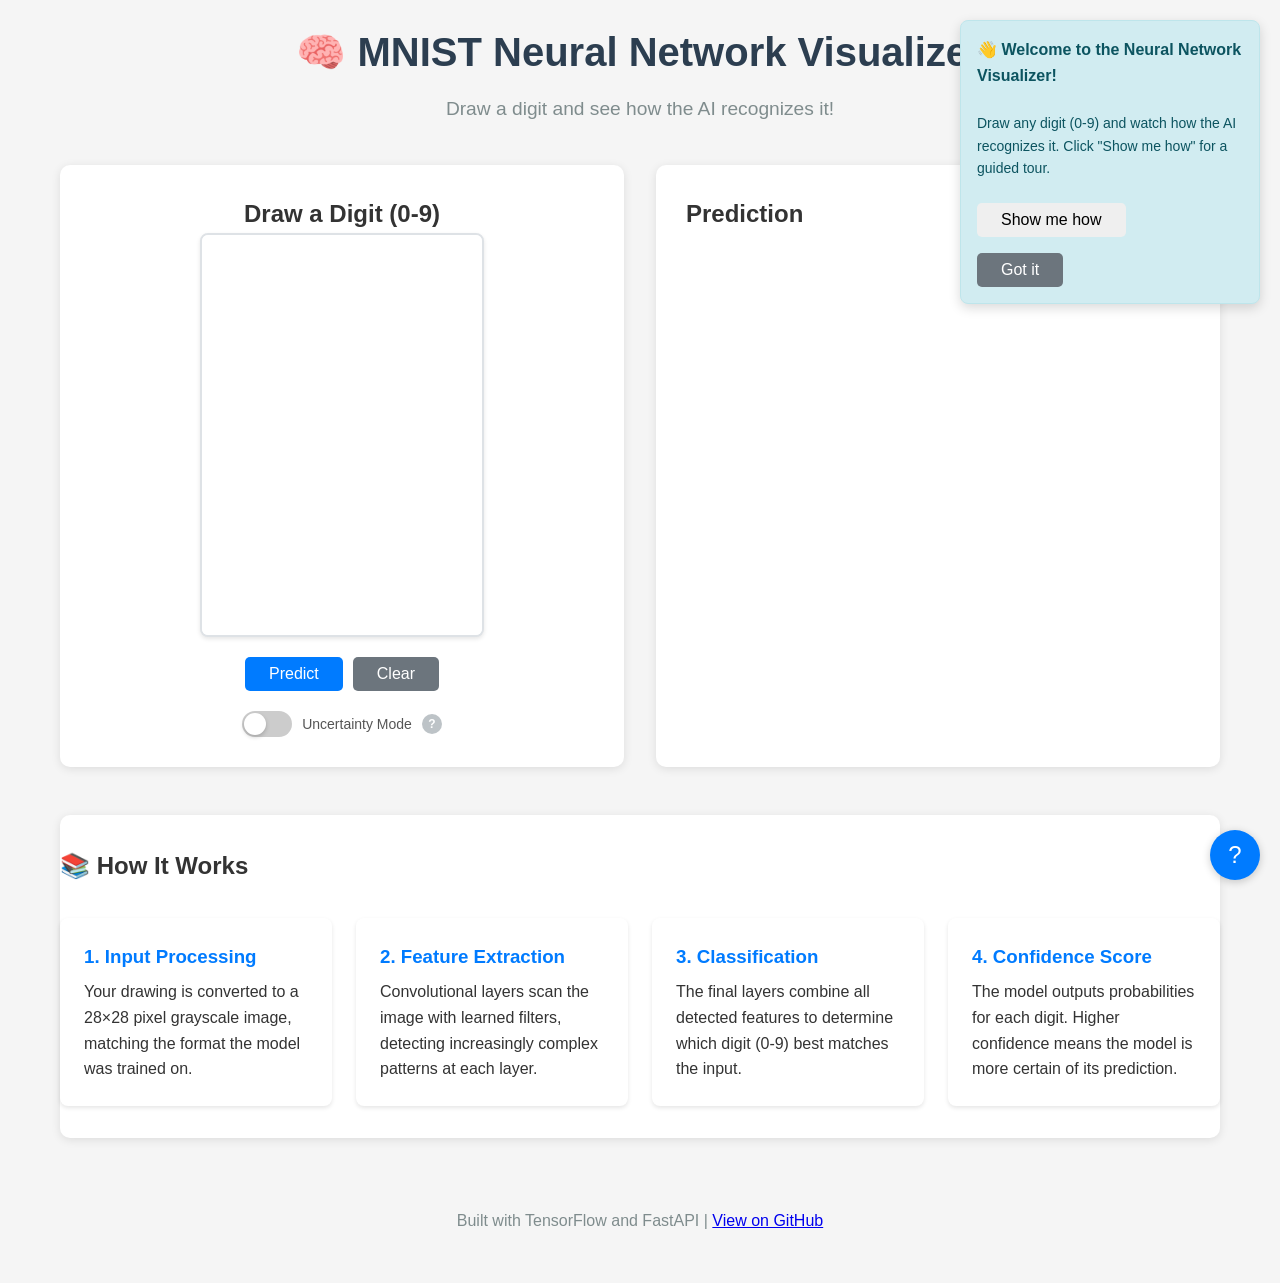
<file: templates/index.html>
<!DOCTYPE html>
<html lang="en">
<head>
    <meta charset="UTF-8">
    <meta name="viewport" content="width=device-width, initial-scale=1.0">
    <title>MNIST Digit Classifier - Interactive Demo</title>
    <link rel="stylesheet" href="/static/css/style.css">
    <link rel="stylesheet" href="/static/css/visualizations.css">
</head>
<body>
    <div class="container">
        <header>
            <h1>🧠 MNIST Neural Network Visualizer</h1>
            <p class="subtitle">Draw a digit and see how the AI recognizes it!</p>
        </header>

        <div class="main-content">
            <!-- Drawing Section -->
            <div class="drawing-section">
                <h2>Draw a Digit (0-9)</h2>
                <canvas id="canvas" width="280" height="400"></canvas>
                <div class="controls">
                    <button id="predict-btn" class="btn btn-primary">Predict</button>
                    <button id="clear-btn" class="btn btn-secondary">Clear</button>
                </div>
                <div class="uncertainty-toggle">
                    <label class="toggle-label">
                        <input type="checkbox" id="mc-dropout-toggle">
                        <span class="toggle-slider"></span>
                        <span class="toggle-text">Uncertainty Mode</span>
                    </label>
                    <span class="toggle-info" title="Uses Monte Carlo Dropout to estimate prediction uncertainty">?</span>
                </div>
            </div>

            <!-- Results Section -->
            <div class="results-section">
                <h2>Prediction</h2>
                
                <!-- Probability Chart -->
                <div id="probability-section" class="hidden">
                    <img id="prob-chart" class="visualization-img" />
                    <p class="explanation">
                        This chart shows how confident the model is about each digit.
                        The green bar indicates the predicted digit.
                    </p>
                </div>
            </div>
        </div>

        <!-- Visualization Section -->
        <div id="visualization-section" class="hidden">
            <h2>🔍 Inside the Neural Network</h2>

            <div class="viz-tabs">
                <button class="viz-tab active" data-layer="overview">Overview</button>
                <button class="viz-tab" data-layer="conv1">Conv Layer 1</button>
                <button class="viz-tab" data-layer="conv2">Conv Layer 2</button>
                <button class="viz-tab" data-layer="conv3">Conv Layer 3</button>
                <button class="viz-tab uncertainty-tab hidden" data-layer="uncertainty">Uncertainty</button>
            </div>

            <div class="viz-content">
                <!-- Overview Tab -->
                <div id="overview-tab" class="viz-panel active">
                    <h3>How Your Drawing Flows Through the Network</h3>
                    <img id="summary-plot" class="visualization-img" />
                    <p class="explanation">
                        This visualization shows the complete journey of how your drawing is processed:
                        <br>• <strong>Top:</strong> The flow of information from input to final prediction
                        <br>• <strong>Middle:</strong> Which features were most important at each layer
                        <br>• <strong>Bottom:</strong> The final decision and why the network chose this digit
                    </p>
                </div>

                <!-- Conv1 Tab -->
                <div id="conv1-tab" class="viz-panel">
                    <h3>First Convolutional Layer</h3>
                    <img id="conv1-plot" class="visualization-img" />
                    <div class="layer-info">
                        <p><strong>Filters:</strong> <span id="conv1-filters">32</span></p>
                        <p><strong>Output size:</strong> <span id="conv1-shape">28×28</span></p>
                        <p><strong>Filter size:</strong> 3×3</p>
                    </div>
                    <p class="explanation">
                        The first convolutional layer contains 32 learned filters. Each square shows the 
                        activation pattern for one filter when processing your drawing. Brighter areas 
                        indicate stronger responses.
                    </p>
                </div>

                <!-- Conv2 Tab -->
                <div id="conv2-tab" class="viz-panel">
                    <h3>Second Convolutional Layer</h3>
                    <img id="conv2-plot" class="visualization-img" />
                    <div class="layer-info">
                        <p><strong>Filters:</strong> <span id="conv2-filters">64</span></p>
                        <p><strong>Output size:</strong> <span id="conv2-shape">14×14</span></p>
                        <p><strong>Filter size:</strong> 3×3</p>
                    </div>
                    <p class="explanation">
                        The second convolutional layer contains 64 learned filters. Each filter processes 
                        the outputs from the first layer. This layer operates on a smaller spatial resolution 
                        due to pooling in the previous layer.
                    </p>
                </div>

                <!-- Conv3 Tab -->
                <div id="conv3-tab" class="viz-panel">
                    <h3>Third Convolutional Layer</h3>
                    <img id="conv3-plot" class="visualization-img" />
                    <div class="layer-info">
                        <p><strong>Filters:</strong> <span id="conv3-filters">128</span></p>
                        <p><strong>Output size:</strong> <span id="conv3-shape">7×7</span></p>
                        <p><strong>Filter size:</strong> 3×3</p>
                    </div>
                    <p class="explanation">
                        The third convolutional layer contains 128 learned filters. This layer processes
                        information from the previous layers and operates on an even smaller spatial
                        resolution. The patterns shown represent the learned filter activations.
                    </p>
                </div>

                <!-- Uncertainty Tab (MC Dropout) -->
                <div id="uncertainty-tab" class="viz-panel">
                    <h3>Prediction Uncertainty (Monte Carlo Dropout)</h3>
                    <div id="uncertainty-content">
                        <p class="loading-text">Enable Uncertainty Mode and click Predict to analyze...</p>
                    </div>
                </div>
            </div>
        </div>

        <!-- Educational Section -->
        <div class="education-section">
            <h2>📚 How It Works</h2>
            <div class="info-grid">
                <div class="info-card">
                    <h3>1. Input Processing</h3>
                    <p>Your drawing is converted to a 28×28 pixel grayscale image,
                       matching the format the model was trained on.</p>
                </div>
                <div class="info-card">
                    <h3>2. Feature Extraction</h3>
                    <p>Convolutional layers scan the image with learned filters,
                       detecting increasingly complex patterns at each layer.</p>
                </div>
                <div class="info-card">
                    <h3>3. Classification</h3>
                    <p>The final layers combine all detected features to determine
                       which digit (0-9) best matches the input.</p>
                </div>
                <div class="info-card">
                    <h3>4. Confidence Score</h3>
                    <p>The model outputs probabilities for each digit. Higher
                       confidence means the model is more certain of its prediction.</p>
                </div>
            </div>
        </div>

        <footer>
            <p>Built with TensorFlow and FastAPI |
               <a href="https://github.com/yourusername/mnist-classifier">View on GitHub</a>
            </p>
        </footer>
    </div>

    <!-- Tutorial Banner -->
    <div id="tutorial-banner" class="tutorial-banner hidden">
        <div class="tutorial-content">
            <h3>👋 Welcome to the Neural Network Visualizer!</h3>
            <p>Draw any digit (0-9) and watch how the AI recognizes it.
               Click "Show me how" for a guided tour.</p>
            <button id="tutorial-btn" class="btn btn-sm">Show me how</button>
            <button id="dismiss-tutorial" class="btn btn-sm btn-secondary">Got it</button>
        </div>
    </div>

    <!-- Help Modal -->
    <div id="help-modal" class="modal hidden">
        <div class="modal-content">
            <span class="close">&times;</span>
            <h2>Understanding the Neural Network Visualizer</h2>

            <div class="help-section">
                <h3>How to Use</h3>
                <ol>
                    <li><strong>Draw a digit</strong> (0-9) on the canvas using your mouse or touchpad</li>
                    <li><strong>Click "Predict"</strong> to see the AI's prediction</li>
                    <li><strong>Explore the visualizations</strong> to understand how the AI made its decision</li>
                </ol>
            </div>

            <div class="help-section">
                <h3>Understanding the Layers</h3>
                <div class="layer-explanation">
                    <h4>🔵 First Convolutional Layer</h4>
                    <p>Contains 32 learned filters (3×3 size) that process the input image directly.
                       Each filter has learned to respond to different patterns during training.</p>
                </div>
                <div class="layer-explanation">
                    <h4>🟢 Second Convolutional Layer</h4>
                    <p>Contains 64 learned filters that process the outputs from the first layer.
                       Operations on reduced spatial dimensions (14×14) due to pooling.</p>
                </div>
                <div class="layer-explanation">
                    <h4>🟠 Third Convolutional Layer</h4>
                    <p>Contains 128 learned filters operating on 7×7 spatial dimensions.
                       The final convolutional layer before the dense classification layers.</p>
                </div>
            </div>

            <div class="help-section">
                <h3>Reading the Visualizations</h3>
                <ul>
                    <li><strong>Brighter areas</strong> in feature maps indicate stronger activations</li>
                    <li><strong>Probability chart</strong> shows the model's confidence for each digit</li>
                    <li><strong>Summary view</strong> shows overall activity in each layer</li>
                </ul>
            </div>

            <div class="help-section">
                <h3>Tips for Best Results</h3>
                <ul>
                    <li>Draw digits clearly and centered</li>
                    <li>Use smooth, continuous strokes</li>
                    <li>Make digits fill most of the canvas</li>
                    <li>Try different writing styles to see how the model adapts</li>
                </ul>
            </div>
        </div>
    </div>

    <script src="/static/js/main.js"></script>
    <script src="/static/js/visualizations.js"></script>
</body>
</html>
</file>
<file: static/css/style.css>
/* Reset and Base Styles */
* {
    margin: 0;
    padding: 0;
    box-sizing: border-box;
}

body {
    font-family: -apple-system, BlinkMacSystemFont, 'Segoe UI', Roboto, Oxygen, Ubuntu, Cantarell, sans-serif;
    background-color: #f5f5f5;
    color: #333;
    line-height: 1.6;
}

/* Container */
.container {
    max-width: 1200px;
    margin: 0 auto;
    padding: 20px;
}

/* Header */
header {
    text-align: center;
    margin-bottom: 40px;
}

h1 {
    font-size: 2.5em;
    color: #2c3e50;
    margin-bottom: 10px;
}

.subtitle {
    font-size: 1.2em;
    color: #7f8c8d;
}

/* Main Content */
.main-content {
    display: grid;
    grid-template-columns: 1fr 1fr;
    gap: 40px;
    margin-bottom: 40px;
    align-items: stretch;
    width: 100%;
    max-width: none;
}

@media (max-width: 1024px) {
    .main-content {
        grid-template-columns: 1fr;
        gap: 30px;
    }
    
    .drawing-section,
    .results-section {
        min-height: auto;
    }
}

@media (min-width: 1025px) {
    .main-content {
        grid-template-columns: 1fr 1fr;
    }
}

/* Drawing Section */
.drawing-section {
    background: white;
    padding: 30px;
    border-radius: 10px;
    box-shadow: 0 2px 10px rgba(0,0,0,0.1);
    text-align: center;
    min-height: 520px;
}

.canvas-container {
    position: relative;
    display: inline-block;
    margin-bottom: 20px;
}

#canvas {
    border: 2px solid #ddd;
    border-radius: 8px;
    cursor: crosshair;
    background: white;
    display: block;
    margin: 0 auto 20px auto;
    touch-action: none;
}

.canvas-label {
    position: absolute;
    top: 10px;
    left: 10px;
    color: #bbb;
    font-size: 14px;
    pointer-events: none;
    transition: opacity 0.3s;
}

/* Controls */
.controls {
    display: flex;
    gap: 10px;
    justify-content: center;
}

.btn {
    padding: 12px 24px;
    font-size: 16px;
    border: none;
    border-radius: 5px;
    cursor: pointer;
    display: inline-flex;
    align-items: center;
    gap: 8px;
    transition: all 0.3s ease;
    font-weight: 500;
}

.btn:hover {
    transform: translateY(-2px);
    box-shadow: 0 4px 12px rgba(0,0,0,0.15);
}

.btn:active {
    transform: translateY(0);
}

.btn-primary {
    background-color: #3498db;
    color: white;
}

.btn-primary:hover {
    background-color: #2980b9;
}

.btn-secondary {
    background-color: #95a5a6;
    color: white;
}

.btn-secondary:hover {
    background-color: #7f8c8d;
}

.btn-icon {
    font-size: 20px;
}

/* Results Section */
.results-section {
    background: white;
    padding: 30px;
    border-radius: 10px;
    box-shadow: 0 2px 10px rgba(0,0,0,0.1);
    overflow: hidden;
    min-height: 520px;
}

.result-container {
    min-height: 200px;
    display: flex;
    align-items: center;
    justify-content: center;
    margin-bottom: 30px;
}

.placeholder {
    text-align: center;
    color: #bbb;
}

.placeholder-icon {
    font-size: 48px;
    margin-bottom: 10px;
}

.prediction-display {
    text-align: center;
    margin-bottom: 20px;
}

.predicted-digit {
    font-size: 80px;
    font-weight: bold;
    color: #27ae60;
    margin-right: 20px;
}

.confidence {
    font-size: 24px;
    color: #7f8c8d;
}

.visualization-img {
    max-width: 100%;
    width: 100%;
    height: auto;
    border-radius: 8px;
    margin: 20px 0;
    display: block;
}

.explanation {
    background: #f8f9fa;
    padding: 12px;
    border-radius: 8px;
    color: #555;
    font-size: 13px;
    line-height: 1.4;
    margin-top: 10px;
}

.hidden {
    display: none;
}

@keyframes fadeIn {
    from { opacity: 0; transform: translateY(10px); }
    to { opacity: 1; transform: translateY(0); }
}

.confidence-score {
    font-size: 24px;
    color: #27ae60;
    margin-bottom: 5px;
}

.processing-time {
    font-size: 14px;
    color: #95a5a6;
}

/* Probability Chart */
.probability-chart h3 {
    margin-bottom: 15px;
    color: #2c3e50;
}

.chart-container {
    display: grid;
    gap: 8px;
}

.prob-bar {
    display: grid;
    grid-template-columns: 30px 1fr 60px;
    align-items: center;
    gap: 10px;
}

.prob-label {
    font-weight: 500;
    text-align: center;
}

.prob-bar-container {
    background: #ecf0f1;
    height: 20px;
    border-radius: 10px;
    overflow: hidden;
    position: relative;
}

.prob-bar-fill {
    height: 100%;
    background: #3498db;
    transition: width 0.5s ease;
    border-radius: 10px;
}

.prob-bar-fill.high {
    background: #27ae60;
}

.prob-value {
    text-align: right;
    font-size: 14px;
    color: #7f8c8d;
}

/* Visualization Section */
.viz-tabs {
    display: flex;
    gap: 10px;
    margin-bottom: 20px;
    border-bottom: 2px solid #ecf0f1;
}

.viz-tab {
    padding: 10px 20px;
    background: transparent;
    border: none;
    border-bottom: 3px solid transparent;
    cursor: pointer;
    font-size: 14px;
    font-weight: 500;
    color: #7f8c8d;
    transition: all 0.3s ease;
}

.viz-tab.active {
    color: #3498db;
    border-bottom-color: #3498db;
}

.viz-tab:hover {
    color: #2980b9;
}

.viz-panel {
    display: none;
}

.viz-panel.active {
    display: block;
}

.layer-info {
    background: #f8f9fa;
    padding: 15px;
    border-radius: 8px;
    margin: 15px 0;
}

.layer-info p {
    margin: 5px 0;
    font-size: 14px;
}

/* Visualization Section Container */
#visualization-section {
    background: white;
    padding: 30px;
    border-radius: 10px;
    box-shadow: 0 2px 10px rgba(0,0,0,0.1);
    margin: 40px 0;
}

/* Education Section */
.education-section {
    background: white;
    padding: 30px;
    border-radius: 10px;
    box-shadow: 0 2px 10px rgba(0,0,0,0.1);
    margin: 40px 0;
}

.info-grid {
    display: grid;
    grid-template-columns: repeat(auto-fit, minmax(250px, 1fr));
    gap: 20px;
    margin-top: 20px;
}

.info-card {
    background: white;
    padding: 25px;
    border-radius: 10px;
    box-shadow: 0 2px 10px rgba(0,0,0,0.1);
}

.info-card h3 {
    color: #2c3e50;
    margin-bottom: 15px;
}

.info-card ol,
.info-card ul {
    padding-left: 20px;
}

.info-card li {
    margin-bottom: 8px;
}

.info-card a {
    color: #3498db;
    text-decoration: none;
}

.info-card a:hover {
    text-decoration: underline;
}

/* Footer */
footer {
    text-align: center;
    padding: 30px 0;
    color: #7f8c8d;
}

.footer-links {
    margin-top: 10px;
}

.footer-links a {
    color: #3498db;
    text-decoration: none;
}

.footer-links a:hover {
    text-decoration: underline;
}

.separator {
    margin: 0 10px;
    color: #bdc3c7;
}

/* Loading Overlay */
.loading-overlay {
    position: fixed;
    top: 0;
    left: 0;
    right: 0;
    bottom: 0;
    background: rgba(0, 0, 0, 0.7);
    display: flex;
    flex-direction: column;
    align-items: center;
    justify-content: center;
    z-index: 1000;
}

.spinner {
    width: 50px;
    height: 50px;
    border: 5px solid #f3f3f3;
    border-top: 5px solid #3498db;
    border-radius: 50%;
    animation: spin 1s linear infinite;
    margin-bottom: 20px;
}

@keyframes spin {
    0% { transform: rotate(0deg); }
    100% { transform: rotate(360deg); }
}

.loading-overlay p {
    color: white;
    font-size: 18px;
}

/* Modal */
.modal {
    position: fixed;
    z-index: 1001;
    left: 0;
    top: 0;
    width: 100%;
    height: 100%;
    background-color: rgba(0,0,0,0.5);
    display: flex;
    align-items: center;
    justify-content: center;
}

.modal-content {
    background-color: white;
    padding: 30px;
    border-radius: 10px;
    max-width: 400px;
    width: 90%;
    text-align: center;
    position: relative;
}

.close {
    position: absolute;
    right: 15px;
    top: 15px;
    font-size: 28px;
    font-weight: bold;
    color: #aaa;
    cursor: pointer;
}

.close:hover {
    color: #000;
}

.modal h2 {
    margin-bottom: 15px;
    color: #2c3e50;
}

.modal p {
    margin-bottom: 20px;
    color: #555;
}

/* Tutorial Banner */
.tutorial-banner {
    position: fixed;
    top: 20px;
    right: 20px;
    background: #3498db;
    color: white;
    padding: 20px;
    border-radius: 10px;
    box-shadow: 0 4px 12px rgba(0,0,0,0.15);
    z-index: 1000;
    max-width: 300px;
}

.tutorial-content h3 {
    margin-bottom: 10px;
    font-size: 16px;
}

.tutorial-content p {
    margin-bottom: 15px;
    font-size: 14px;
}

.btn-sm {
    padding: 8px 16px;
    font-size: 14px;
    margin-right: 10px;
}

/* Help Modal Specific Styles */
.help-section {
    margin-bottom: 25px;
    text-align: left;
}

.help-section h3 {
    color: #2c3e50;
    margin-bottom: 15px;
    border-bottom: 2px solid #ecf0f1;
    padding-bottom: 5px;
}

.layer-explanation {
    margin: 15px 0;
    padding: 15px;
    background: #f8f9fa;
    border-radius: 8px;
}

.layer-explanation h4 {
    margin-bottom: 10px;
    color: #2c3e50;
}

/* Error Page */
.error-page {
    text-align: center;
    padding: 100px 20px;
}

.error-page h1 {
    font-size: 120px;
    color: #e74c3c;
    margin-bottom: 20px;
}

.error-page p {
    font-size: 24px;
    color: #7f8c8d;
    margin-bottom: 30px;
}

/* Uncertainty Toggle */
.uncertainty-toggle {
    margin-top: 20px;
    display: flex;
    align-items: center;
    justify-content: center;
    gap: 10px;
}

.toggle-label {
    display: flex;
    align-items: center;
    gap: 10px;
    cursor: pointer;
    user-select: none;
}

.toggle-label input[type="checkbox"] {
    display: none;
}

.toggle-slider {
    width: 50px;
    height: 26px;
    background-color: #ccc;
    border-radius: 13px;
    position: relative;
    transition: background-color 0.3s;
}

.toggle-slider::before {
    content: '';
    position: absolute;
    width: 22px;
    height: 22px;
    background-color: white;
    border-radius: 50%;
    top: 2px;
    left: 2px;
    transition: transform 0.3s;
    box-shadow: 0 2px 4px rgba(0,0,0,0.2);
}

.toggle-label input:checked + .toggle-slider {
    background-color: #9b59b6;
}

.toggle-label input:checked + .toggle-slider::before {
    transform: translateX(24px);
}

.toggle-text {
    font-size: 14px;
    font-weight: 500;
    color: #555;
}

.toggle-info {
    width: 20px;
    height: 20px;
    border-radius: 50%;
    background-color: #bdc3c7;
    color: white;
    font-size: 12px;
    font-weight: bold;
    display: flex;
    align-items: center;
    justify-content: center;
    cursor: help;
}

/* Uncertainty Level Colors */
.uncertainty-low {
    color: #27ae60;
    font-weight: bold;
}

.uncertainty-medium {
    color: #f39c12;
    font-weight: bold;
}

.uncertainty-high {
    color: #e74c3c;
    font-weight: bold;
}

/* Uncertainty Tab Highlight */
.viz-tab.uncertainty-tab {
    background: linear-gradient(135deg, #9b59b6, #8e44ad);
    color: white;
    border-radius: 5px 5px 0 0;
}

.viz-tab.uncertainty-tab.active {
    background: linear-gradient(135deg, #8e44ad, #7d3c98);
    border-bottom-color: #9b59b6;
}

/* MC Dropout Summary Styles */
.mc-dropout-summary {
    background: #f8f9fa;
    padding: 20px;
    border-radius: 10px;
    margin-bottom: 20px;
}

.mc-header {
    text-align: center;
    margin-bottom: 20px;
}

.mc-header h2 {
    color: #8e44ad;
    margin-bottom: 5px;
}

.mc-subtitle {
    color: #7f8c8d;
    font-size: 14px;
}

.mc-prediction {
    background: white;
    padding: 20px;
    border-radius: 8px;
    margin-bottom: 20px;
    text-align: center;
}

.prediction-main {
    display: flex;
    align-items: center;
    justify-content: center;
    gap: 20px;
    margin-bottom: 15px;
}

.predicted-digit-large {
    font-size: 72px;
    font-weight: bold;
    color: #2c3e50;
}

.prediction-details {
    text-align: left;
}

.confidence-value {
    font-size: 28px;
    font-weight: bold;
    color: #27ae60;
}

.confidence-label {
    color: #7f8c8d;
    font-size: 14px;
}

.confidence-interval {
    background: #ecf0f1;
    padding: 10px 15px;
    border-radius: 5px;
    display: inline-block;
}

.ci-label {
    color: #7f8c8d;
    margin-right: 10px;
}

.ci-value {
    font-weight: bold;
    color: #2c3e50;
}

/* Metrics Grid */
.metrics-grid {
    display: grid;
    grid-template-columns: repeat(3, 1fr);
    gap: 15px;
    margin-bottom: 20px;
}

.metric-card {
    background: white;
    padding: 15px;
    border-radius: 8px;
    text-align: center;
}

.metric-value {
    font-size: 24px;
    font-weight: bold;
    color: #2c3e50;
}

.metric-label {
    color: #7f8c8d;
    font-size: 12px;
    margin-top: 5px;
}

.metric-desc {
    color: #95a5a6;
    font-size: 11px;
    margin-top: 3px;
}

/* Variance Section */
.variance-section {
    background: white;
    padding: 15px;
    border-radius: 8px;
    margin-bottom: 20px;
}

.variance-section h3 {
    margin-bottom: 15px;
    color: #2c3e50;
}

.variance-row {
    display: flex;
    align-items: center;
    gap: 10px;
    margin-bottom: 8px;
}

.digit-label {
    width: 20px;
    font-weight: bold;
    text-align: center;
}

.bar-container {
    flex: 1;
    height: 20px;
    background: #ecf0f1;
    border-radius: 10px;
    overflow: hidden;
}

.variance-bar {
    height: 100%;
    background: linear-gradient(90deg, #3498db, #2980b9);
    border-radius: 10px;
    transition: width 0.5s ease;
}

.variance-bar.predicted {
    background: linear-gradient(90deg, #27ae60, #1e8449);
}

.prob-value, .var-value {
    font-size: 12px;
    color: #7f8c8d;
    width: 60px;
    text-align: right;
}

/* MC Interpretation */
.mc-interpretation {
    background: white;
    padding: 15px;
    border-radius: 8px;
}

.mc-interpretation h3 {
    margin-bottom: 10px;
    color: #2c3e50;
}

.mc-interpretation ul {
    list-style: none;
    padding: 0;
}

.mc-interpretation li {
    padding: 8px 0;
    border-bottom: 1px solid #ecf0f1;
    font-size: 13px;
}

.mc-interpretation li:last-child {
    border-bottom: none;
}

/* Uncertainty Gauge Section */
.uncertainty-gauge-section,
.samples-distribution-section {
    margin-top: 20px;
    padding: 15px;
    background: white;
    border-radius: 8px;
}

.uncertainty-gauge-section h4,
.samples-distribution-section h4 {
    color: #2c3e50;
    margin-bottom: 15px;
}

/* Loading text */
.loading-text {
    text-align: center;
    color: #7f8c8d;
    padding: 40px;
    font-style: italic;
}

/* Responsive adjustments for uncertainty */
@media (max-width: 768px) {
    .metrics-grid {
        grid-template-columns: 1fr;
    }

    .prediction-main {
        flex-direction: column;
        gap: 10px;
    }

    .predicted-digit-large {
        font-size: 48px;
    }
}
</file>
<file: static/css/visualizations.css>
/* Visualization Styles */

#visualization-section {
    margin-top: 3rem;
    padding: 2rem;
    background-color: #f8f9fa;
    border-radius: 10px;
    animation: fadeIn 0.5s ease-in;
}

.viz-tabs {
    display: flex;
    gap: 1rem;
    margin-bottom: 2rem;
    border-bottom: 2px solid #dee2e6;
}

.viz-tab {
    padding: 0.5rem 1.5rem;
    background: none;
    border: none;
    border-bottom: 3px solid transparent;
    color: #6c757d;
    font-size: 1rem;
    cursor: pointer;
    transition: all 0.3s ease;
}

.viz-tab:hover {
    color: #495057;
}

.viz-tab.active {
    color: #007bff;
    border-bottom-color: #007bff;
}

.viz-panel {
    display: none;
    animation: slideIn 0.3s ease-out;
}

.viz-panel.active {
    display: block;
}


.layer-info {
    display: grid;
    grid-template-columns: repeat(auto-fit, minmax(200px, 1fr));
    gap: 1rem;
    margin: 1rem 0;
    padding: 1rem;
    background-color: #ffffff;
    border-radius: 8px;
    box-shadow: 0 1px 3px rgba(0,0,0,0.1);
}

.layer-info p {
    margin: 0.5rem 0;
    font-size: 0.9rem;
}

.layer-info strong {
    color: #495057;
}

.explanation {
    margin-top: 1.5rem;
    margin-bottom: 1.5rem;
    padding: 1rem;
    background-color: #e7f3ff;
    border-left: 4px solid #007bff;
    border-radius: 4px;
    font-size: 0.95rem;
    line-height: 1.6;
}

.education-section {
    margin-top: 3rem;
    padding: 2rem 0;
}

.info-grid {
    display: grid;
    grid-template-columns: repeat(auto-fit, minmax(250px, 1fr));
    gap: 1.5rem;
    margin-top: 2rem;
}

.info-card {
    padding: 1.5rem;
    background-color: #ffffff;
    border-radius: 8px;
    box-shadow: 0 2px 4px rgba(0,0,0,0.1);
    transition: transform 0.3s ease;
}

.info-card:hover {
    transform: translateY(-2px);
    box-shadow: 0 4px 8px rgba(0,0,0,0.15);
}

.info-card h3 {
    color: #007bff;
    margin-bottom: 0.5rem;
}

.prediction-display {
    display: flex;
    align-items: center;
    justify-content: center;
    gap: 2rem;
    margin: 1rem 0;
}

.predicted-digit {
    font-size: 4rem;
    font-weight: bold;
    color: #28a745;
}

.confidence {
    font-size: 1.5rem;
    color: #6c757d;
}

/* Animations */
@keyframes fadeIn {
    from {
        opacity: 0;
        transform: translateY(10px);
    }
    to {
        opacity: 1;
        transform: translateY(0);
    }
}

@keyframes slideIn {
    from {
        opacity: 0;
        transform: translateX(-10px);
    }
    to {
        opacity: 1;
        transform: translateX(0);
    }
}

/* Loading state */
.loading {
    opacity: 0.6;
    pointer-events: none;
}

.loading::after {
    content: "";
    position: absolute;
    top: 50%;
    left: 50%;
    width: 40px;
    height: 40px;
    margin: -20px 0 0 -20px;
    border: 4px solid #f3f3f3;
    border-top: 4px solid #007bff;
    border-radius: 50%;
    animation: spin 1s linear infinite;
}

@keyframes spin {
    0% { transform: rotate(0deg); }
    100% { transform: rotate(360deg); }
}

/* Tutorial Styles */
.tutorial-banner {
    background-color: #d1ecf1;
    border: 1px solid #bee5eb;
    border-radius: 8px;
    padding: 1rem;
    margin-bottom: 2rem;
    animation: slideDown 0.5s ease-out;
}

.tutorial-content {
    display: flex;
    align-items: center;
    justify-content: space-between;
    flex-wrap: wrap;
    gap: 1rem;
}

.tutorial-content h3 {
    margin: 0;
    color: #0c5460;
}

.tutorial-content p {
    margin: 0.5rem 0;
    color: #0c5460;
}

@keyframes slideDown {
    from {
        transform: translateY(-100%);
        opacity: 0;
    }
    to {
        transform: translateY(0);
        opacity: 1;
    }
}

/* Tooltip styles for explanations */
.tooltip {
    position: relative;
    display: inline-block;
    cursor: help;
}

.tooltip .tooltiptext {
    visibility: hidden;
    width: 250px;
    background-color: #555;
    color: #fff;
    text-align: center;
    border-radius: 6px;
    padding: 10px;
    position: absolute;
    z-index: 1;
    bottom: 125%;
    left: 50%;
    margin-left: -125px;
    opacity: 0;
    transition: opacity 0.3s;
}

.tooltip .tooltiptext::after {
    content: "";
    position: absolute;
    top: 100%;
    left: 50%;
    margin-left: -5px;
    border-width: 5px;
    border-style: solid;
    border-color: #555 transparent transparent transparent;
}

.tooltip:hover .tooltiptext {
    visibility: visible;
    opacity: 1;
}

/* Modal Styles */
.modal {
    position: fixed;
    z-index: 1000;
    left: 0;
    top: 0;
    width: 100%;
    height: 100%;
    overflow: auto;
    background-color: rgba(0,0,0,0.4);
}

.modal-content {
    background-color: #fefefe;
    margin: 5% auto;
    padding: 2rem;
    border: 1px solid #888;
    border-radius: 10px;
    width: 80%;
    max-width: 600px;
    max-height: 80vh;
    overflow-y: auto;
}

.close {
    color: #aaa;
    float: right;
    font-size: 28px;
    font-weight: bold;
    cursor: pointer;
}

.close:hover,
.close:focus {
    color: #000;
}

.help-section {
    margin: 2rem 0;
}

.help-section h3 {
    color: #007bff;
    margin-bottom: 1rem;
}

.layer-explanation {
    margin: 1rem 0;
    padding: 1rem;
    background-color: #f8f9fa;
    border-radius: 8px;
}

.layer-explanation h4 {
    margin-bottom: 0.5rem;
}

/* Small button styles */
.btn-sm {
    padding: 0.25rem 0.75rem;
    font-size: 0.875rem;
}

/* Help button */
.help-btn {
    position: fixed;
    bottom: 20px;
    right: 20px;
    width: 50px;
    height: 50px;
    border-radius: 50%;
    background-color: #007bff;
    color: white;
    border: none;
    font-size: 1.5rem;
    cursor: pointer;
    box-shadow: 0 2px 8px rgba(0,0,0,0.2);
    transition: all 0.3s ease;
}

.help-btn:hover {
    background-color: #0056b3;
    transform: scale(1.1);
}

/* Responsive design */
@media (max-width: 768px) {
    .viz-tabs {
        flex-wrap: wrap;
    }

    .viz-tab {
        flex: 1 1 45%;
        text-align: center;
    }

    .info-grid {
        grid-template-columns: 1fr;
    }

    .prediction-display {
        flex-direction: column;
        gap: 1rem;
    }
}

/* Additional utility classes */
.hidden {
    display: none !important;
}

.main-content {
    display: grid;
    grid-template-columns: 1fr 1fr;
    gap: 2rem;
    margin-bottom: 2rem;
}

@media (max-width: 768px) {
    .main-content {
        grid-template-columns: 1fr;
    }
}

/* Canvas styles update */
#canvas {
    border: 2px solid #dee2e6;
    border-radius: 8px;
    background-color: white;
    cursor: crosshair;
    box-shadow: 0 2px 4px rgba(0,0,0,0.1);
}

#canvas:hover {
    border-color: #007bff;
}

/* Button styles update */
.btn {
    padding: 0.5rem 1.5rem;
    border: none;
    border-radius: 5px;
    font-size: 1rem;
    cursor: pointer;
    transition: all 0.3s ease;
}

.btn-primary {
    background-color: #007bff;
    color: white;
}

.btn-primary:hover {
    background-color: #0056b3;
}

.btn-secondary {
    background-color: #6c757d;
    color: white;
}

.btn-secondary:hover {
    background-color: #545b62;
}

/* New Activation HTML Visualization Styles */
.activation-container {
    background-color: #ffffff;
    border-radius: 12px;
    padding: 1.5rem;
    margin: 1rem 0;
    box-shadow: 0 4px 12px rgba(0,0,0,0.1);
    border: 1px solid #e9ecef;
}

.activation-header {
    display: flex;
    justify-content: space-between;
    align-items: center;
    margin-bottom: 1rem;
    padding-bottom: 1rem;
    border-bottom: 2px solid #f8f9fa;
}

.layer-title {
    margin: 0;
    color: #2c3e50;
    font-size: 1.5rem;
    font-weight: 600;
}

.prediction-context {
    display: flex;
    gap: 1.5rem;
    font-size: 1rem;
}

.predicted-digit {
    color: #28a745;
    font-weight: 500;
}

.confidence {
    color: #007bff;
    font-weight: 500;
}

.layer-description {
    margin-bottom: 1.5rem;
    padding: 1rem;
    background-color: #f8f9fa;
    border-radius: 8px;
    border-left: 4px solid #007bff;
}

.layer-description p {
    margin: 0 0 0.5rem 0;
    color: #495057;
    font-size: 1rem;
    line-height: 1.5;
}

.layer-details {
    color: #6c757d;
    font-style: italic;
    font-size: 0.9rem;
    margin-top: 0.5rem;
}

.activation-content {
    margin-bottom: 1.5rem;
}

.filter-section h3,
.stats-section h3 {
    margin: 0 0 1rem 0;
    color: #2c3e50;
    font-size: 1.2rem;
    font-weight: 500;
}

.filter-visualization {
    display: flex;
    gap: 1rem;
    align-items: flex-start;
}

.filter-grid-container {
    flex: 1;
}

.filter-grid-image {
    width: 100%;
    height: auto;
    border-radius: 8px;
    border: 1px solid #dee2e6;
    box-shadow: 0 2px 6px rgba(0,0,0,0.1);
}

.legend-container {
    flex-shrink: 0;
    width: 80px;
}

.legend-image {
    width: 100%;
    height: auto;
    border-radius: 4px;
    border: 1px solid #dee2e6;
}

.filter-stats {
    margin-top: 1rem;
    padding: 1rem;
    background-color: #f8f9fa;
    border-radius: 8px;
}

.stats-grid {
    display: grid;
    grid-template-columns: repeat(3, 1fr);
    gap: 1rem;
}

.stat-item {
    text-align: center;
    padding: 0.5rem;
    background-color: white;
    border-radius: 6px;
    border: 1px solid #e9ecef;
}

.stat-label {
    display: block;
    font-size: 0.8rem;
    color: #6c757d;
    margin-bottom: 0.25rem;
}

.stat-value {
    display: block;
    font-size: 1.1rem;
    font-weight: 600;
    color: #2c3e50;
}

.stats-chart-container {
    background-color: white;
    border-radius: 8px;
    padding: 1rem;
    border: 1px solid #e9ecef;
}

.stats-chart-image {
    width: 100%;
    height: auto;
    border-radius: 4px;
}

.interpretation-guide {
    background-color: #e7f3ff;
    border-radius: 8px;
    padding: 1.5rem;
    border-left: 4px solid #007bff;
}

.interpretation-guide h4 {
    margin: 0 0 1rem 0;
    color: #0056b3;
    font-size: 1.1rem;
}

.guide-list {
    margin: 0;
    padding-left: 1.5rem;
}

.guide-list li {
    margin-bottom: 0.5rem;
    line-height: 1.5;
    color: #495057;
}

.guide-list li strong {
    color: #2c3e50;
}

/* Responsive adjustments for activation visualizations */
@media (max-width: 992px) {
    .filter-visualization {
        flex-direction: column;
        align-items: center;
    }
    
    .legend-container {
        width: 100%;
        max-width: 200px;
    }
}

@media (max-width: 768px) {
    .activation-header {
        flex-direction: column;
        align-items: flex-start;
        gap: 1rem;
    }
    
    .prediction-context {
        flex-direction: column;
        gap: 0.5rem;
    }
    
    .stats-grid {
        grid-template-columns: 1fr;
        gap: 0.5rem;
    }
    
    .activation-container {
        padding: 1rem;
    }
}
</file>
